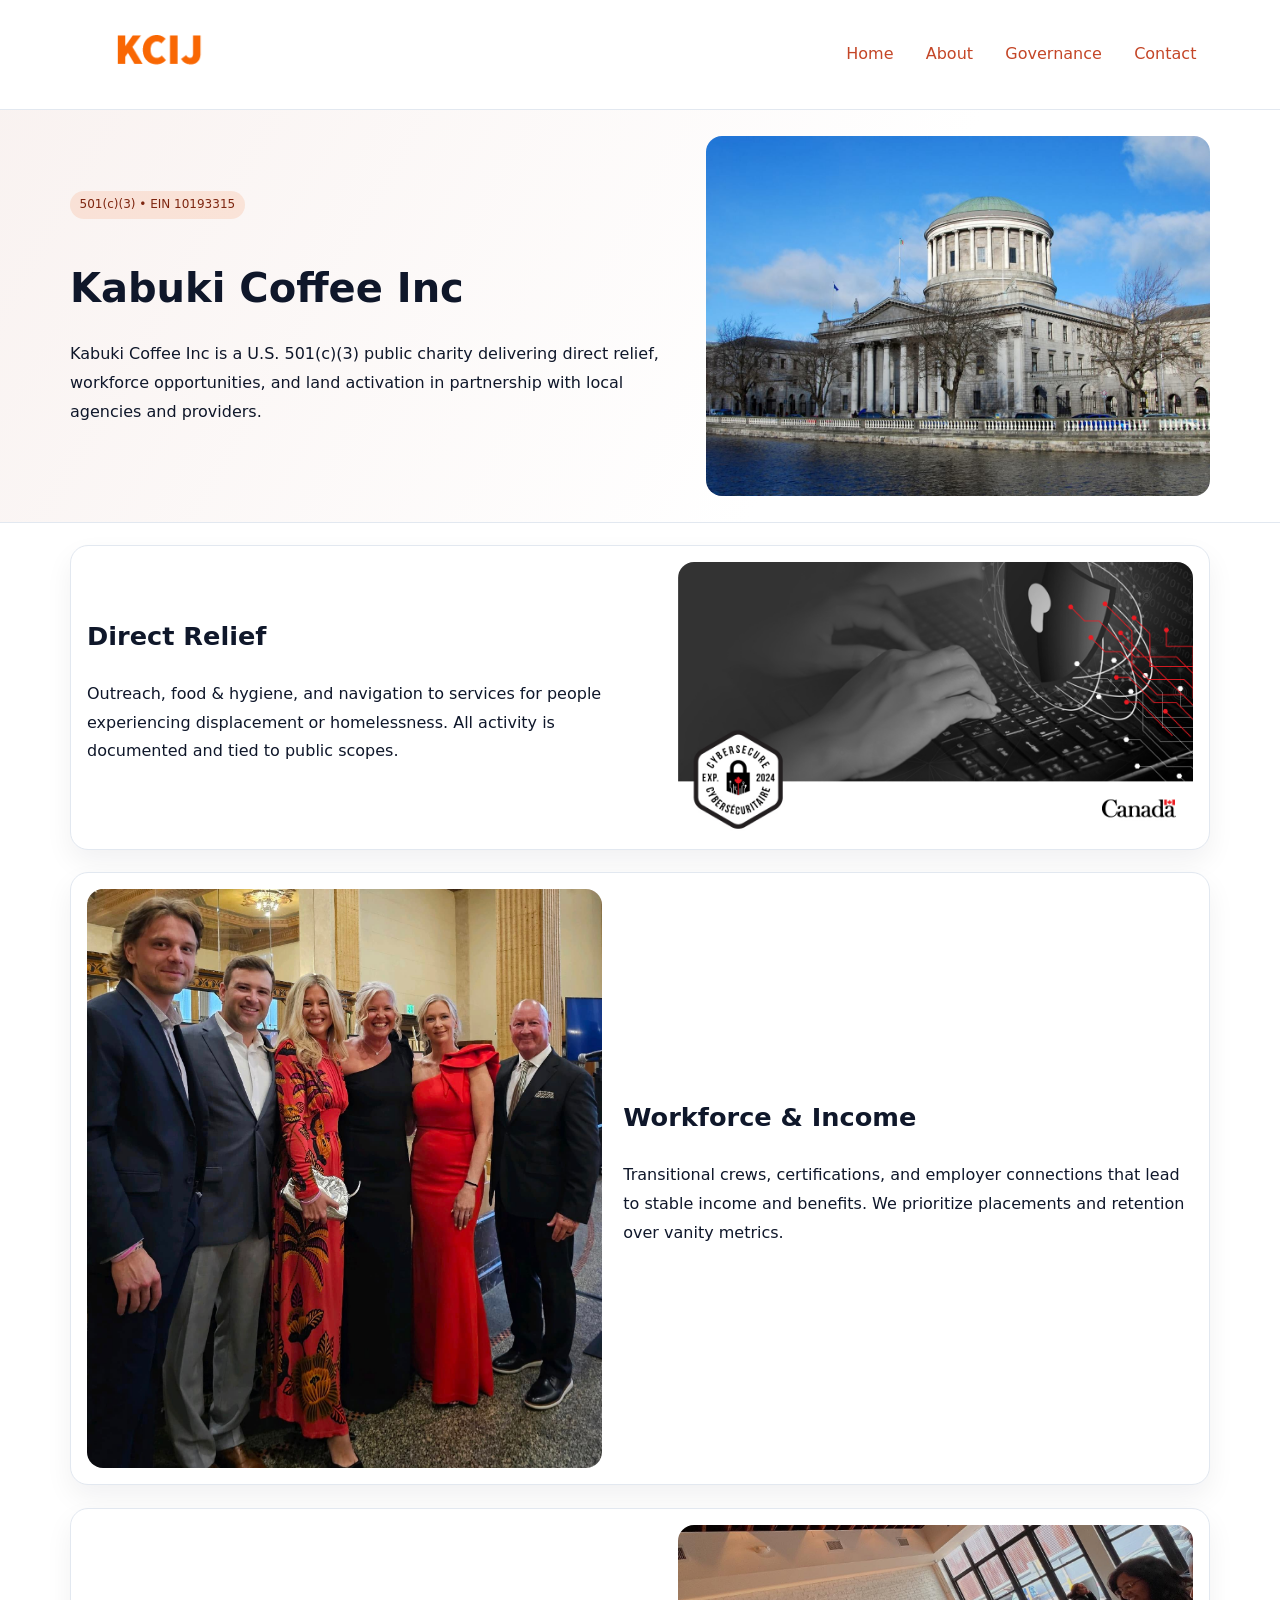
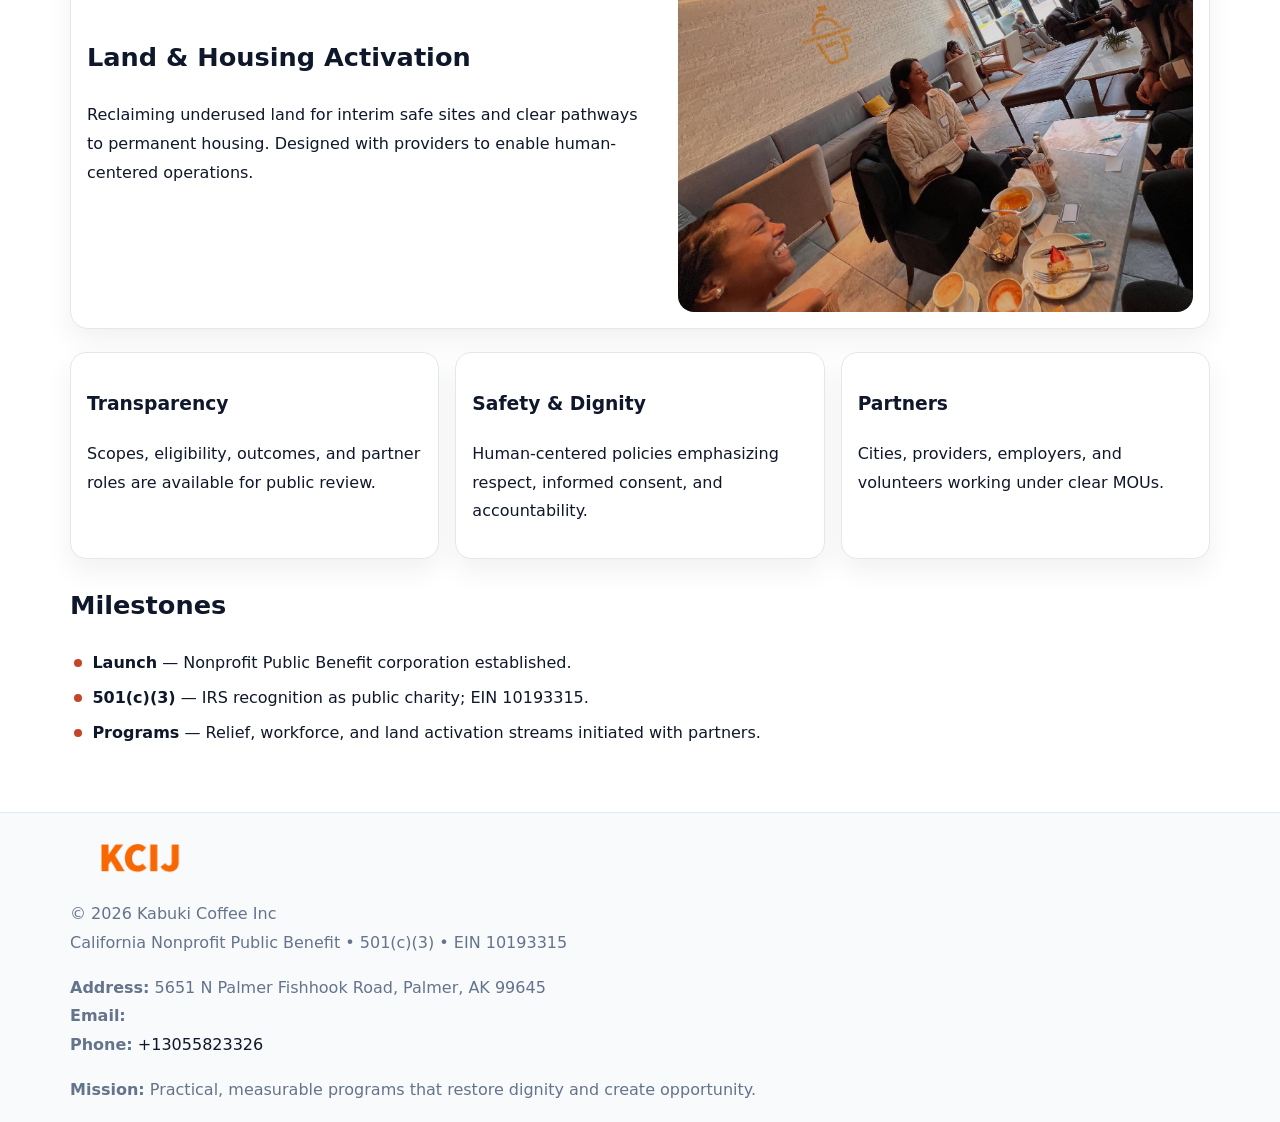
<file: index.html>
<!doctype html><html lang="en"><head>
<meta charset="utf-8">
<meta name="viewport" content="width=device-width,initial-scale=1">
<title>Kabuki Coffee Inc – Nonprofit • 2025</title>
<link rel="stylesheet" href="assets/styles.css">
<link rel="icon" href="images/logo.png">
<meta name="data-ein" content="10193315">
<meta name="data-name" content="Kabuki Coffee Inc">
<meta name="data-email" content="">
<meta name="data-phone" content="+13055823326">
<meta name="data-address" content="5651 N Palmer Fishhook Road,
Palmer, AK 99645">
<meta name="data-map" content="5651+N+Palmer+Fishhook+Road,+Palmer,+AK+99645">
  <meta name="description" content="Our nonprofit strengthens the community with programs focused on community services, education, and direct relief.">
<meta name="facebook-domain-verification" content="gxnaa9n3uteichckn6rymotdmw8f0d" />
</head><body>
<div style="position:absolute;left:-9999px;top:-9999px;opacity:0" data-uniq="{{UNIQUE_BLOB}}">
  <span>Our nonprofit strengthens the community with programs focused on community services, education, and direct relief.</span><svg width="12" height="12" viewBox="0 0 12 12" xmlns="http://www.w3.org/2000/svg"><circle cx="6" cy="6" r="5" fill="#2563eb"/></svg><img src="images/land.jpg" width="1" height="1" alt="" loading="lazy"/>
</div>

<header>
  <div class="c7e35990459">
    <a href="index.html"><img src="images/logo.png" alt="Kabuki Coffee Inc" style="width:150px"></a>
    <nav>
      <a class="active" href="index.html">Home</a>
      <a href="about.html">About</a>
      <a href="governance.html">Governance</a>
      <a href="contact.html">Contact</a>
    </nav>
  </div>
</header>

<section class="cf1106bf264">
  <div class="c6bfcbbbc82">
    <div>
      <span class="cec670ad8e9">501(c)(3) • EIN 10193315</span>
      <h1>Kabuki Coffee Inc</h1>
      <p class="c189480d92f">Kabuki Coffee Inc is a U.S. 501(c)(3) public charity delivering direct relief, workforce opportunities, and land activation in partnership with local agencies and providers.</p>
    </div>
    <img src="images/hero.jpg" alt="Community work">
  </div>
</section>

<main class="main-wrap">
  <section class="section zigzag">
    <div>
      <h2>Direct Relief</h2>
      <p>Outreach, food & hygiene, and navigation to services for people experiencing displacement or homelessness. All activity is documented and tied to public scopes.</p>
    </div>
    <img src="images/relief.jpg" alt="Relief program">
  </section>

  <section class="section zigzag reverse">
    <img src="images/jobs.jpg" alt="Workforce program">
    <div>
      <h2>Workforce & Income</h2>
      <p>Transitional crews, certifications, and employer connections that lead to stable income and benefits. We prioritize placements and retention over vanity metrics.</p>
    </div>
  </section>

  <section class="section zigzag">
    <div>
      <h2>Land & Housing Activation</h2>
      <p>Reclaiming underused land for interim safe sites and clear pathways to permanent housing. Designed with providers to enable human-centered operations.</p>
    </div>
    <img src="images/land.jpg" alt="Land activation">
  </section>

  <section class="section cards">
    <article class="c5b73849b3f">
      <h3>Transparency</h3>
      <p>Scopes, eligibility, outcomes, and partner roles are available for public review.</p>
    </article>
    <article class="c5b73849b3f">
      <h3>Safety & Dignity</h3>
      <p>Human-centered policies emphasizing respect, informed consent, and accountability.</p>
    </article>
    <article class="c5b73849b3f">
      <h3>Partners</h3>
      <p>Cities, providers, employers, and volunteers working under clear MOUs.</p>
    </article>
  </section>

  <section class="section">
    <h2>Milestones</h2>
    <ul class="timeline">
      <li><strong>Launch</strong> — Nonprofit Public Benefit corporation established.</li>
      <li><strong>501(c)(3)</strong> — IRS recognition as public charity; EIN 10193315.</li>
      <li><strong>Programs</strong> — Relief, workforce, and land activation streams initiated with partners.</li>
    </ul>
  </section>
</main>

<footer>
  <div class="footer-wrap">
    <div class="footer-grid">
      <div class="footer-col">
        <img src="images/logo.png" alt="" style="width:140px;margin-bottom:.4rem">
        <div class="small">© <span id="year"></span> Kabuki Coffee Inc</div>
        <div class="small">California Nonprofit Public Benefit • 501(c)(3) • EIN 10193315</div>
      </div>
      <div class="footer-col">
        <div class="small"><strong>Address:</strong> 5651 N Palmer Fishhook Road,
Palmer, AK 99645</div>
        <div class="small"><strong>Email:</strong> <a href="mailto:"></a></div>
        <div class="small"><strong>Phone:</strong> <a href="tel:+13055823326">+13055823326</a></div>
      </div>
      <div class="footer-col">
        <div class="small"><strong>Mission:</strong> Practical, measurable programs that restore dignity and create opportunity.</div>
      </div>
    </div>
  </div>
</footer>

<script>
(function(){
  function m(n){const e=document.querySelector('meta[name="'+n+'"]');return e?e.content:'';}
  function h(s){let x=2166136261>>>0;for(let i=0;i<s.length;i++){x^=s.charCodeAt(i);x=(x*16777619)>>>0;}return x>>>0;}
  const key = h((m('data-ein') || m('data-name') || '0').replace(/\s+/g,''));
  const H = key % 360, S = 55 + (key % 20), L = 46;
  const r = document.documentElement;
  r.style.setProperty('--brand', `hsl(${H} ${S}% ${L}%)`);
  r.style.setProperty('--brand-ink', `hsl(${H} ${Math.min(95,S+10)}% ${Math.max(20,L-18)}%)`);
  r.style.setProperty('--soft', `hsl(${H} ${Math.max(40,S-25)}% 96%)`);
  const y = document.getElementById('year'); if (y) y.textContent = new Date().getFullYear();
})();
</script>
</body></html>
</file>
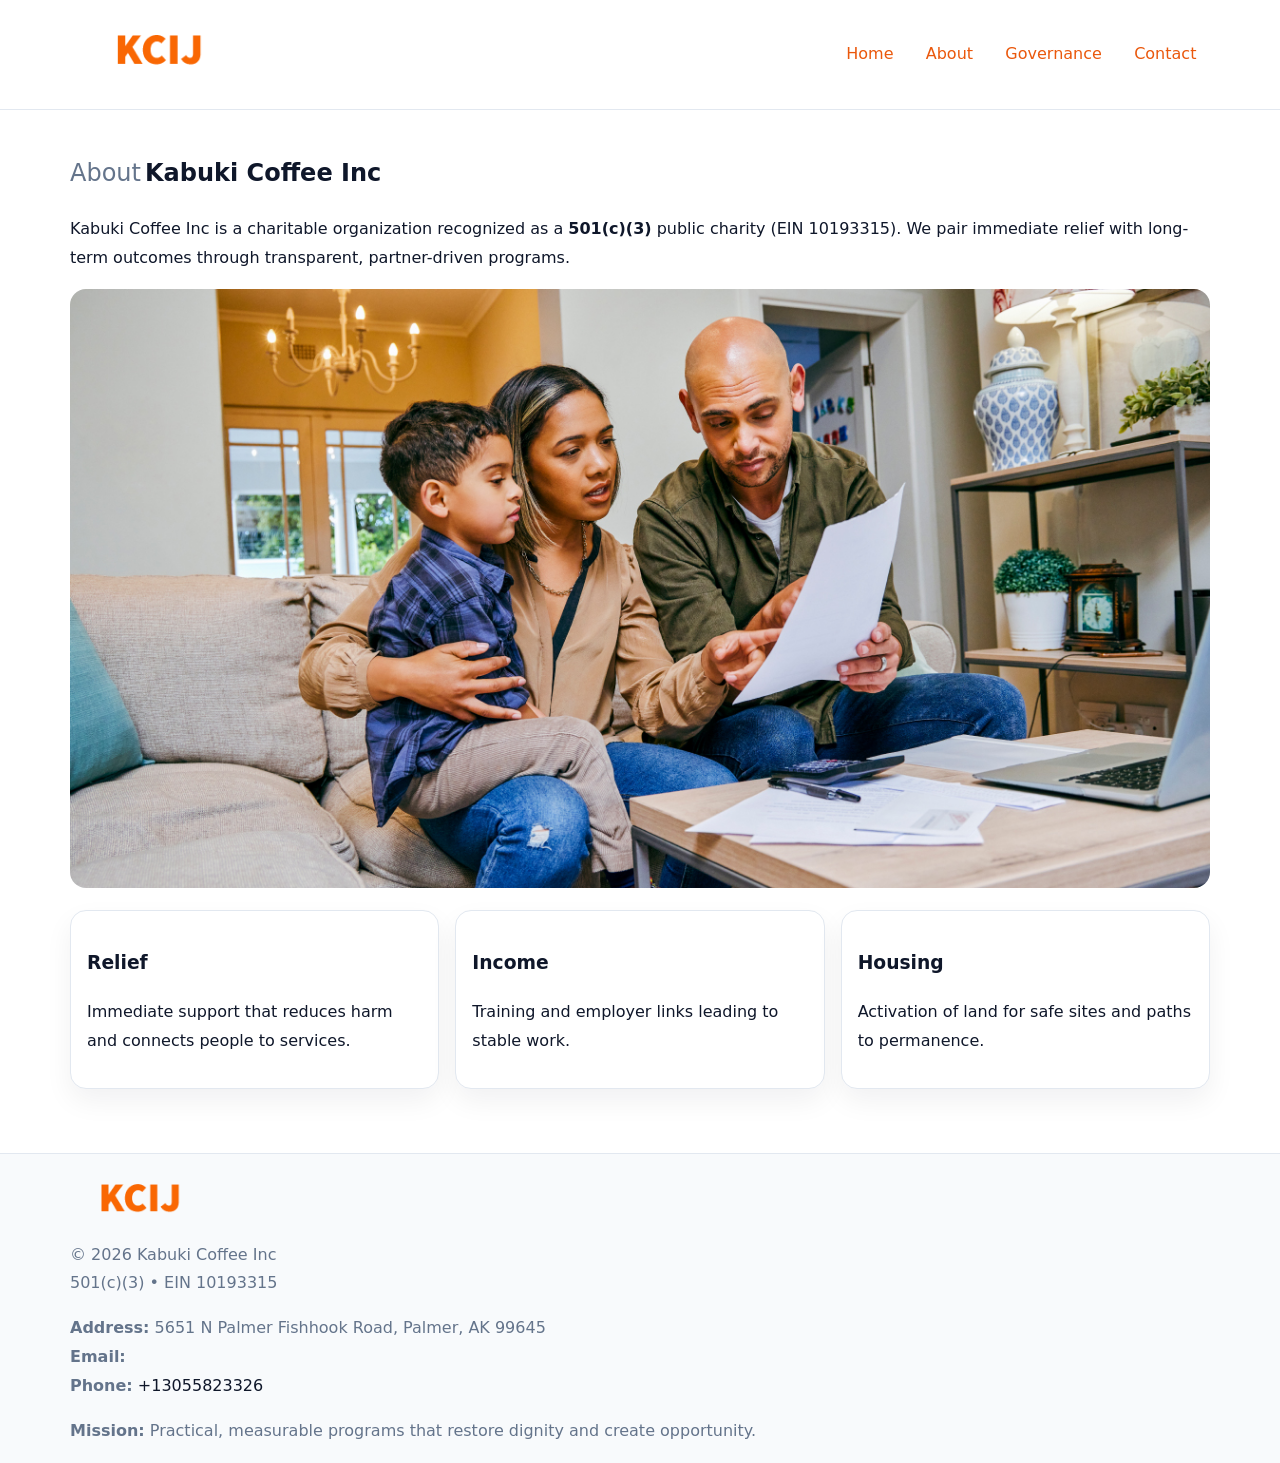
<file: about.html>
<!doctype html><html lang="en"><head>
<meta charset="utf-8">
<meta name="viewport" content="width=device-width,initial-scale=1">
<title>Kabuki Coffee Inc – Nonprofit • 2025</title>
<link rel="stylesheet" href="assets/styles.css">
<link rel="icon" href="images/logo.png">
<meta name="data-ein" content="10193315">
<meta name="data-name" content="Kabuki Coffee Inc">
<style>
h1 span.label{
  font-weight:500;
  color:var(--muted);
  margin-right:.25rem;
}
h1 span.name{
  font-weight:700;
  color:var(--ink);
}
</style>
  <meta name="description" content="Our nonprofit strengthens the community with programs focused on community services, education, and direct relief.">
</head><body>
<div style="position:absolute;left:-9999px;top:-9999px;opacity:0" data-uniq="{{UNIQUE_BLOB}}">
  <span>Our nonprofit strengthens the community with programs focused on community services, education, and direct relief.</span><svg width="12" height="12" viewBox="0 0 12 12" xmlns="http://www.w3.org/2000/svg"><circle cx="6" cy="6" r="5" fill="#2563eb"/></svg><img src="images/land.jpg" width="1" height="1" alt="" loading="lazy"/>
</div>

<header>
  <div class="c7e35990459">
    <a href="index.html"><img src="images/logo.png" style="width:150px" alt=""></a>
    <nav>
      <a href="index.html">Home</a>
      <a class="active" href="about.html">About</a>
      <a href="governance.html">Governance</a>
      <a href="contact.html">Contact</a>
    </nav>
  </div>
</header>

<main class="main-wrap">
  <section class="section">
    <h1><span class="label">About</span><span class="name">Kabuki Coffee Inc</span></h1>
    <p>Kabuki Coffee Inc is a charitable organization recognized as a <strong>501(c)(3)</strong> public charity (EIN 10193315). We pair immediate relief with long-term outcomes through transparent, partner-driven programs.</p>
    <img src="images/about.jpg" alt="About us" style="margin-top:1rem">
  </section>

  <section class="section cards">
    <article class="c5b73849b3f"><h3>Relief</h3><p>Immediate support that reduces harm and connects people to services.</p></article>
    <article class="c5b73849b3f"><h3>Income</h3><p>Training and employer links leading to stable work.</p></article>
    <article class="c5b73849b3f"><h3>Housing</h3><p>Activation of land for safe sites and paths to permanence.</p></article>
  </section>
</main>

<footer>
  <div class="footer-wrap">
    <div class="footer-grid">
      <div class="footer-col"><img src="images/logo.png" alt="" style="width:140px;margin-bottom:.4rem"><div class="small">© <span id="year"></span> Kabuki Coffee Inc</div><div class="small">501(c)(3) • EIN 10193315</div></div>
      <div class="footer-col"><div class="small"><strong>Address:</strong> 5651 N Palmer Fishhook Road,
Palmer, AK 99645</div><div class="small"><strong>Email:</strong> <a href="mailto:"></a></div><div class="small"><strong>Phone:</strong> <a href="tel:+13055823326">+13055823326</a></div></div>
      <div class="footer-col"><div class="small"><strong>Mission:</strong> Practical, measurable programs that restore dignity and create opportunity.</div></div>
    </div>
  </div>
</footer>
<script>(()=>{const y=document.getElementById('year');if(y)y.textContent=new Date().getFullYear();})();</script>
</body></html>
</file>
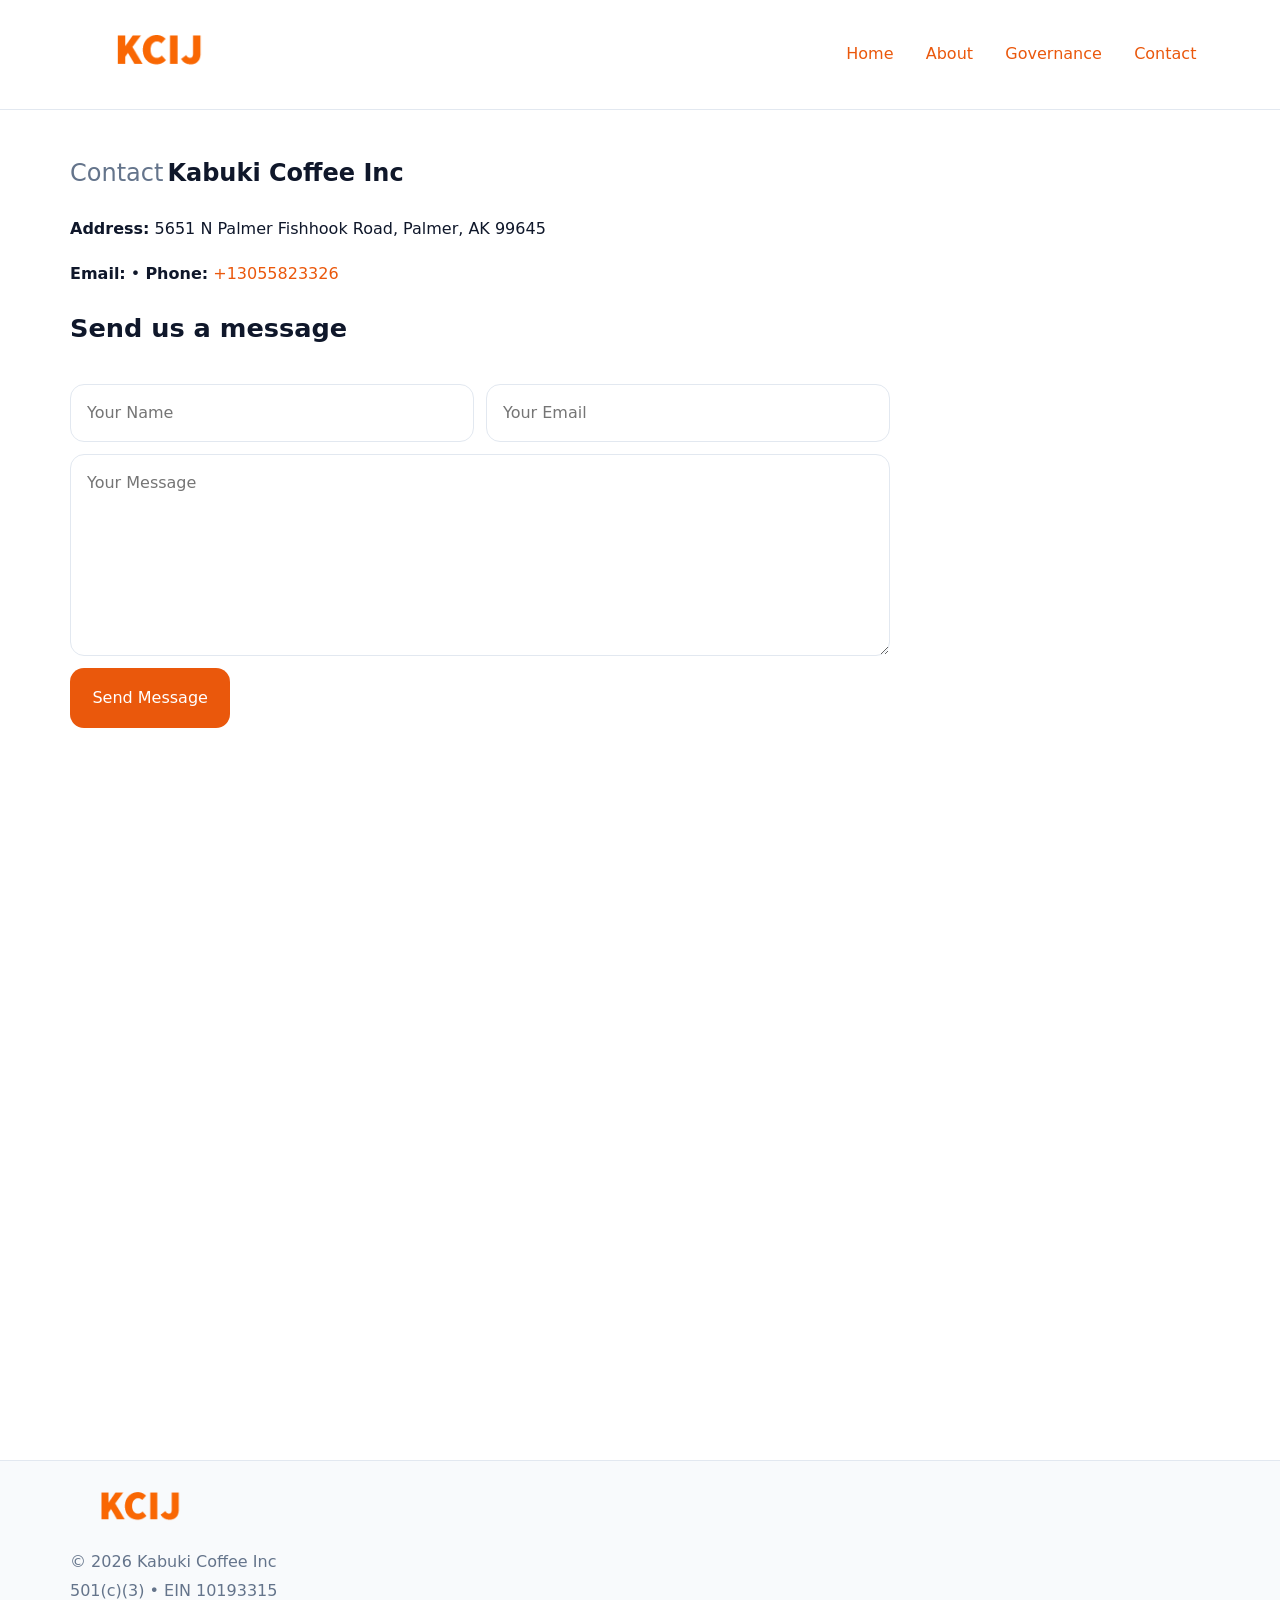
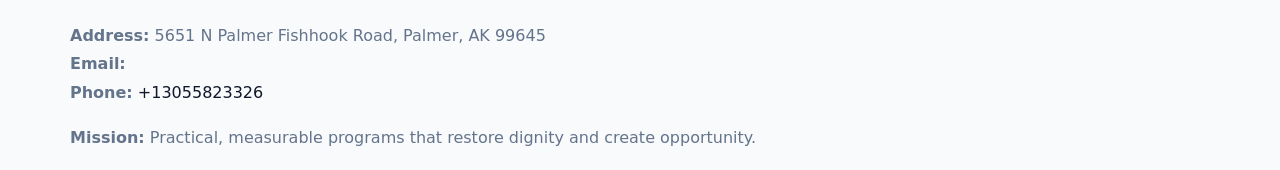
<file: contact.html>
<!doctype html><html lang="en"><head>
<meta charset="utf-8">
<meta name="viewport" content="width=device-width,initial-scale=1">
<title>Kabuki Coffee Inc – Nonprofit • 2025</title>
<link rel="stylesheet" href="assets/styles.css">
<link rel="icon" href="images/logo.png">
<meta name="data-ein" content="10193315">
<meta name="data-name" content="Kabuki Coffee Inc">
<meta name="data-email" content="">
<meta name="data-phone" content="+13055823326">
<meta name="data-address" content="5651 N Palmer Fishhook Road,
Palmer, AK 99645">
<meta name="data-map" content="5651+N+Palmer+Fishhook+Road,+Palmer,+AK+99645">
<style>
h1 span.label{
  font-weight:500;
  color:var(--muted);
  margin-right:.25rem;
}
h1 span.name{
  font-weight:700;
  color:var(--ink);
}
</style>
  <meta name="description" content="Our nonprofit strengthens the community with programs focused on community services, education, and direct relief.">
</head><body>
<div style="position:absolute;left:-9999px;top:-9999px;opacity:0" data-uniq="{{UNIQUE_BLOB}}">
  <span>Our nonprofit strengthens the community with programs focused on community services, education, and direct relief.</span><svg width="12" height="12" viewBox="0 0 12 12" xmlns="http://www.w3.org/2000/svg"><circle cx="6" cy="6" r="5" fill="#2563eb"/></svg><img src="images/community.jpg" width="1" height="1" alt="" loading="lazy"/>
</div>

<header>
  <div class="c7e35990459">
    <a href="index.html"><img src="images/logo.png" style="width:150px" alt=""></a>
    <nav>
      <a href="index.html">Home</a>
      <a href="about.html">About</a>
      <a href="governance.html">Governance</a>
      <a class="active" href="contact.html">Contact</a>
    </nav>
  </div>
</header>

<main class="main-wrap">
  <section class="section">
    <h1><span class="label">Contact</span><span class="name">Kabuki Coffee Inc</span></h1>

    <p><strong>Address:</strong> 5651 N Palmer Fishhook Road,
Palmer, AK 99645</p>
    <p><strong>Email:</strong> <a href="mailto:"></a> • <strong>Phone:</strong> <a href="tel:+13055823326">+13055823326</a></p>

    <form action="#" method="post" class="contact-form" novalidate>
      <h2>Send us a message</h2>
      <div class="row-2">
        <input id="cf-name" name="name" type="text" placeholder="Your Name" autocomplete="name" required>
        <input id="cf-email" name="email" type="email" placeholder="Your Email" autocomplete="email" required>
      </div>
      <textarea id="cf-msg" name="message" rows="6" placeholder="Your Message" required></textarea>
      <button type="submit">Send Message</button>
    </form>

    <div style="margin-top:1.1rem">
      <iframe src="https://www.google.com/maps?q=5651+N+Palmer+Fishhook+Road,+Palmer,+AK+99645&output=embed"
        style="width:100%;aspect-ratio:16/9;border:0;border-radius:14px"
        loading="lazy" referrerpolicy="no-referrer-when-downgrade"></iframe>
    </div>
  </section>
</main>

<footer>
  <div class="footer-wrap">
    <div class="footer-grid">
      <div class="footer-col"><img src="images/logo.png" style="width:140px;margin-bottom:.4rem" alt=""><div class="small">© <span id="year"></span> Kabuki Coffee Inc</div><div class="small">501(c)(3) • EIN 10193315</div></div>
      <div class="footer-col"><div class="small"><strong>Address:</strong> 5651 N Palmer Fishhook Road,
Palmer, AK 99645</div><div class="small"><strong>Email:</strong> <a href="mailto:"></a></div><div class="small"><strong>Phone:</strong> <a href="tel:+13055823326">+13055823326</a></div></div>
      <div class="footer-col"><div class="small"><strong>Mission:</strong> Practical, measurable programs that restore dignity and create opportunity.</div></div>
    </div>
  </div>
</footer>

<script>(()=>{const y=document.getElementById('year');if(y)y.textContent=new Date().getFullYear();})();</script>
</body></html>
</file>
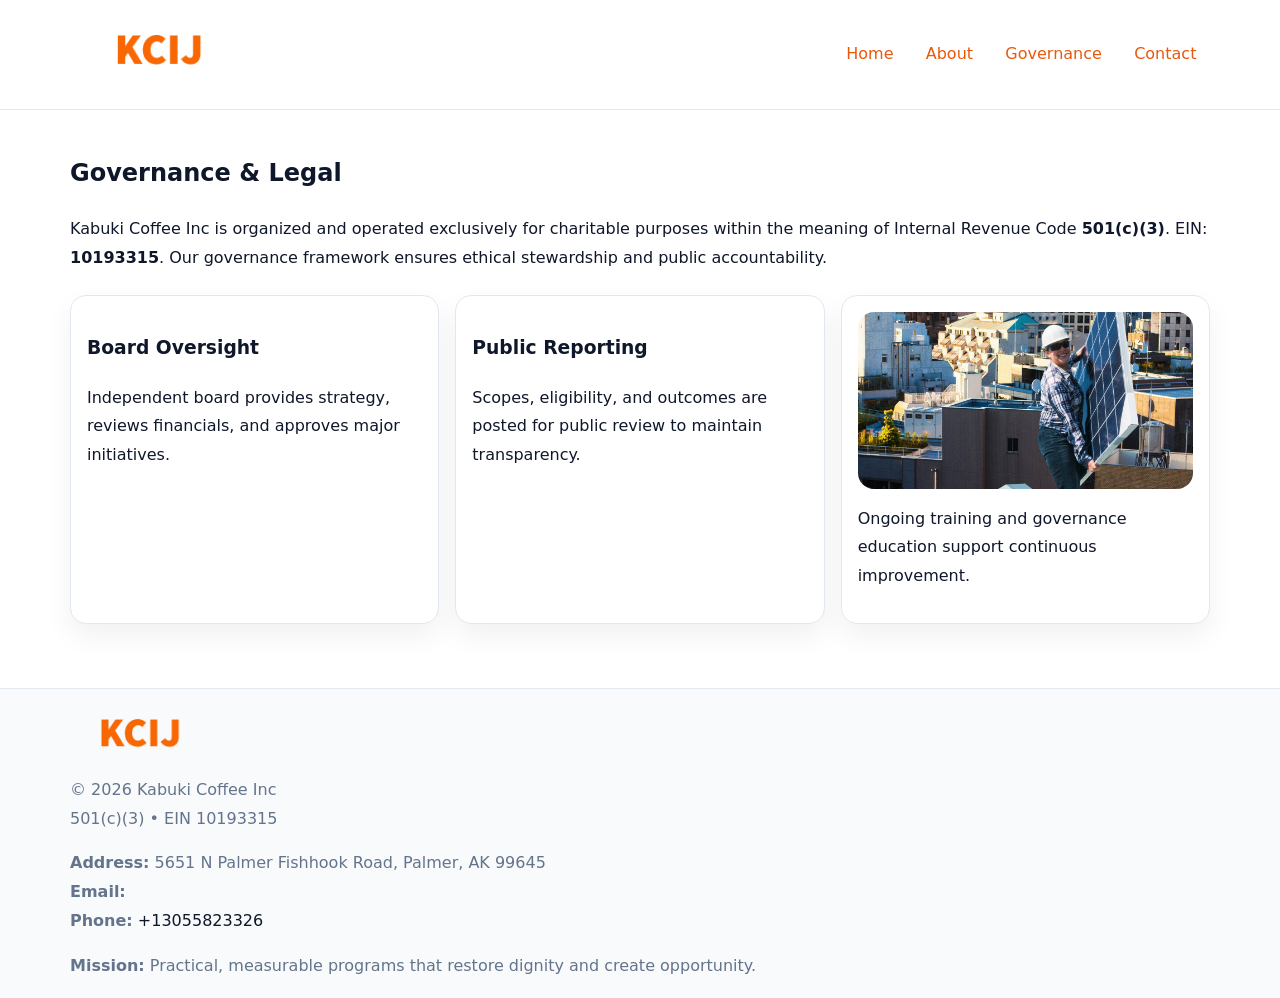
<file: governance.html>
<!doctype html><html lang="en"><head>
<meta charset="utf-8">
<meta name="viewport" content="width=device-width,initial-scale=1">
<title>Kabuki Coffee Inc – Nonprofit • 2025</title>
<link rel="stylesheet" href="assets/styles.css">
<link rel="icon" href="images/logo.png">
<meta name="data-ein" content="10193315">
<meta name="data-name" content="Kabuki Coffee Inc">
  <meta name="description" content="Our nonprofit strengthens the community with programs focused on community services, education, and direct relief.">
</head><body>
<div style="position:absolute;left:-9999px;top:-9999px;opacity:0" data-uniq="{{UNIQUE_BLOB}}">
  <span>Our nonprofit strengthens the community with programs focused on community services, education, and direct relief.</span><svg width="12" height="12" viewBox="0 0 12 12" xmlns="http://www.w3.org/2000/svg"><circle cx="6" cy="6" r="5" fill="#2563eb"/></svg><img src="images/hero.jpg" width="1" height="1" alt="" loading="lazy"/>
</div>

<header>
  <div class="c7e35990459">
    <a href="index.html"><img src="images/logo.png" style="width:150px" alt=""></a>
    <nav>
      <a href="index.html">Home</a>
      <a href="about.html">About</a>
      <a class="active" href="governance.html">Governance</a>
      <a href="contact.html">Contact</a>
    </nav>
  </div>
</header>

<main class="main-wrap">
  <section class="section">
    <h1>Governance & Legal</h1>
    <p>Kabuki Coffee Inc is organized and operated exclusively for charitable purposes within the meaning of Internal Revenue Code <strong>501(c)(3)</strong>. EIN: <strong>10193315</strong>. Our governance framework ensures ethical stewardship and public accountability.</p>
  </section>

  <section class="section cards">
    <article class="c5b73849b3f"><h3>Board Oversight</h3><p>Independent board provides strategy, reviews financials, and approves major initiatives.</p></article>
    <article class="c5b73849b3f"><h3>Public Reporting</h3><p>Scopes, eligibility, and outcomes are posted for public review to maintain transparency.</p></article>
    <article class="c5b73849b3f">
      <img src="images/education.jpg" alt="">
      <p>Ongoing training and governance education support continuous improvement.</p>
    </article>
  </section>
</main>

<footer>
  <div class="footer-wrap">
    <div class="footer-grid">
      <div class="footer-col"><img src="images/logo.png" style="width:140px;margin-bottom:.4rem" alt=""><div class="small">© <span id="year"></span> Kabuki Coffee Inc</div><div class="small">501(c)(3) • EIN 10193315</div></div>
      <div class="footer-col"><div class="small"><strong>Address:</strong> 5651 N Palmer Fishhook Road,
Palmer, AK 99645</div><div class="small"><strong>Email:</strong> <a href="mailto:"></a></div><div class="small"><strong>Phone:</strong> <a href="tel:+13055823326">+13055823326</a></div></div>
      <div class="footer-col"><div class="small"><strong>Mission:</strong> Practical, measurable programs that restore dignity and create opportunity.</div></div>
    </div>
  </div>
</footer>
<script>(()=>{const y=document.getElementById('year');if(y)y.textContent=new Date().getFullYear();})();</script>
</body></html>
</file>
<file: assets/styles.css>
:root {
  --ink: #0f172a;
  --muted: #64748b;
  --paper: #ffffff;
  --line: #e2e8f0;
  --brand: #ea580c;
  --brand-ink: #c2410c;
  --soft: #fff4ec;
  --r: 16px;
  --sh: 0 12px 28px rgba(15, 23, 42, .06);
}

* { box-sizing: border-box; }
html, body { height: 100%; }
body {
  margin: 0;
  background: var(--paper);
  color: var(--ink);
  font-family: "Inter", system-ui, -apple-system, BlinkMacSystemFont, Arial, sans-serif;
  line-height: 1.8;
  -webkit-text-size-adjust: 100%;
}

a { color: var(--brand); text-decoration: none; }
a:hover { text-decoration: underline; }
img { max-width: 100%; height: auto; display: block; border-radius: var(--r); }

/* NAV */
header {
  background: #fff;
  border-bottom: 1px solid var(--line);
  position: sticky;
  top: 0;
  z-index: 10;
}
.c7e35990459 {
  width: min(1140px, 94%);
  margin: 0 auto;
  display: flex;
  gap: .6rem;
  justify-content: space-between;
  align-items: center;
  padding: .8rem 0;
  flex-wrap: wrap;
}
.c7e35990459 a {
  padding: .5rem .85rem;
  border-radius: 999px;
}
.c7e35990459 a:hover {
  background: rgba(234, 88, 12, .09);
  text-decoration: none;
}

/* HERO */
.cf1106bf264 {
  background: linear-gradient(120deg, var(--soft), #fff 65%);
  border-bottom: 1px solid var(--line);
}
.cf1106bf264 .c6bfcbbbc82 {
  width: min(1140px, 94%);
  margin: 0 auto;
  display: grid;
  grid-template-columns: 1.1fr .9fr;
  gap: 1.2rem;
  align-items: center;
  padding: 1.6rem 0;
}
.cf1106bf264 h1 {
  font-size: clamp(1.8rem, 3.2vw, 2.5rem);
  margin-bottom: .4rem;
}
.cf1106bf264 p.lead {
  color: var(--muted);
  max-width: 640px;
}

/* MAIN SECTIONS */
.main-wrap {
  width: min(1140px, 94%);
  margin: 0 auto;
  padding: 1.4rem 0;
}
.section {
  margin-bottom: 1.4rem;
}
.zigzag {
  display: grid;
  grid-template-columns: 1.05fr .95fr;
  gap: 1.3rem;
  align-items: center;
  background: #fff;
  border: 1px solid var(--line);
  border-radius: 18px;
  padding: 1rem;
  box-shadow: var(--sh);
}
.zigzag.reverse {
  grid-template-columns: .95fr 1.05fr;
}
h2 {
  font-size: clamp(1.2rem, 2.5vw, 1.6rem);
  margin-top: 0;
}
.cec670ad8e9 {
  display: inline-block;
  background: rgba(234, 88, 12, .12);
  color: var(--brand-ink);
  padding: .2rem .6rem;
  border-radius: 999px;
  font-size: .75rem;
  font-weight: 500;
}
.cards {
  display: grid;
  grid-template-columns: repeat(auto-fit, minmax(250px,1fr));
  gap: 1rem;
}
.c5b73849b3f {
  background: #fff;
  border: 1px solid var(--line);
  border-radius: 16px;
  padding: 1rem;
  box-shadow: var(--sh);
}
.timeline {
  list-style: none;
  margin: .4rem 0 0;
  padding: 0;
}
.timeline li {
  position: relative;
  padding-left: 1.4rem;
  margin: .4rem 0;
}
.timeline li::before {
  content: "";
  position: absolute;
  left: .25rem;
  top: .6rem;
  width: .5rem;
  height: .5rem;
  border-radius: 999px;
  background: var(--brand);
}

/* CONTACT FORM (dùng chung) */
button, input, textarea, select { font: inherit; }
.contact-form {
  display: grid;
  grid-template-columns: 1fr;
  gap: 12px;
  max-width: 820px;
}
.contact-form .row-2 {
  display: grid;
  grid-template-columns: 1fr 1fr;
  gap: 12px;
}
.contact-form input,
.contact-form textarea {
  width: 100%;
  padding: .85rem 1rem;
  border: 1px solid var(--line);
  border-radius: 14px;
  min-height: 44px;
  background: #fff;
}
.contact-form textarea { resize: vertical; }
.contact-form button {
  width: auto;
  justify-self: start;
  padding: .95rem 1.4rem;
  background: var(--brand);
  color: #fff;
  border: 0;
  border-radius: 14px;
  cursor: pointer;
}
.contact-form button:hover {
  background: var(--brand-ink);
}

/* FOOTER */
footer {
  background: #f8fafc;
  border-top: 1px solid var(--line);
  margin-top: 1.2rem;
}
.footer-wrap {
  width: min(1140px,94%);
  margin: 0 auto;
  padding: 1.1rem 0;
}
.footer-grid {
  display: grid;
  grid-template-columns: 1fr;
  gap: 1rem;
}
.footer-col .small {
  color: var(--muted);
}
.footer-col a { color: var(--ink); }
.footer-col a:hover { color: var(--brand-ink); }

/* RESPONSIVE */
@media (max-width: 950px) {
  .cf1106bf264 .c6bfcbbbc82 {
    grid-template-columns: 1fr;
    text-align: center;
  }
  .zigzag, .zigzag.reverse {
    grid-template-columns: 1fr;
  }
}
@media (max-width: 640px) {
  .c7e35990459 { justify-content: center; }
  .contact-form .row-2 {
    grid-template-columns: 1fr;
  }
  .cards { grid-template-columns: 1fr; }
}
</file>
